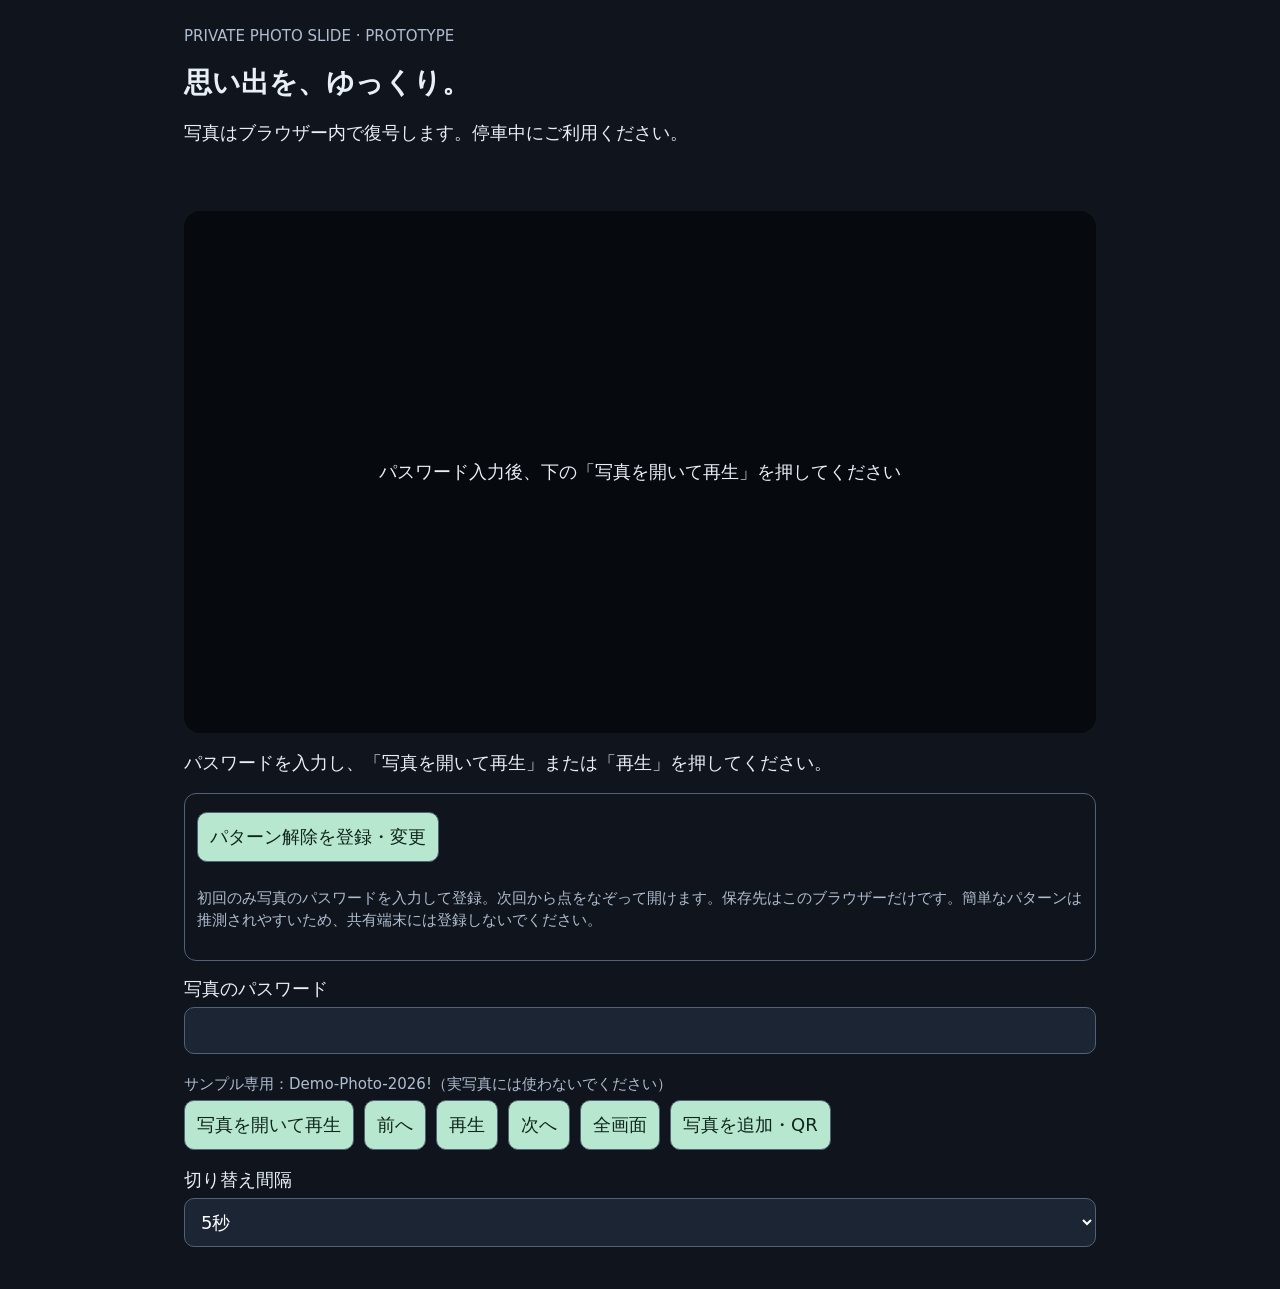
<file: index.html>
<!doctype html><html lang="ja"><meta charset="utf-8"><meta name="viewport" content="width=device-width,initial-scale=1"><link rel="stylesheet" href="style.css?v=4"><title>Private Photo Slide</title><header><small>PRIVATE PHOTO SLIDE · PROTOTYPE</small><h1>思い出を、ゆっくり。</h1><p>写真はブラウザー内で復号します。停車中にご利用ください。</p></header><main><section id="stage"><span>パスワード入力後、下の「写真を開いて再生」を押してください</span></section><p id="status" role="status" aria-live="polite"></p><section id="patternOptions"><button id="patternSetup">パターン解除を登録・変更</button><button id="patternLock" hidden>ロックする</button><button id="patternForget" hidden>このブラウザーの登録を解除</button><p><small>初回のみ写真のパスワードを入力して登録。次回から点をなぞって開けます。保存先はこのブラウザーだけです。簡単なパターンは推測されやすいため、共有端末には登録しないでください。</small></p></section><label>写真のパスワード<input id="password" type="password" autocomplete="off"></label><small>サンプル専用：Demo-Photo-2026!（実写真には使わないでください）</small><nav><button id="unlock">写真を開いて再生</button><button id="prev">前へ</button><button id="play">再生</button><button id="next">次へ</button><button id="full">全画面</button><button id="add">写真を追加・QR</button></nav><label>切り替え間隔<select id="interval"><option value="5">5秒</option><option value="10">10秒</option><option value="20">20秒</option></select></label><section id="share" hidden><div id="qr"></div><a id="uploadLink">スマホ用アップロードページ</a><p>同じアルバム用パスワードで追加してください。</p></section></main><section id="patternModal" role="dialog" aria-modal="true" aria-labelledby="patternTitle" hidden><div class="patternCard"><h2 id="patternTitle">パターンで写真を開く</h2><p id="patternMessage" role="status" aria-live="polite"></p><svg id="patternPad" viewBox="0 0 320 320" tabindex="0" role="img" aria-label="9個の点を6個以上、一筆でなぞってください"><polyline id="patternLine" points=""/></svg><p><small>途中の点も線が通ると選ばれます。各点は1回だけ使えます。</small></p><button id="patternFallback">パスワードで開く</button></div></section><script src="vendor/qrcode.js"></script><script type="module">import('./player.js?v=4').catch(function(e){document.getElementById('status').textContent='再生機能の読み込みに失敗しました。ページを再読み込みしてください。 '+e.message;});</script><script nomodule>document.getElementById('status').textContent='このブラウザーは再生に必要なJavaScript機能に対応していません。';</script></html>
</file>
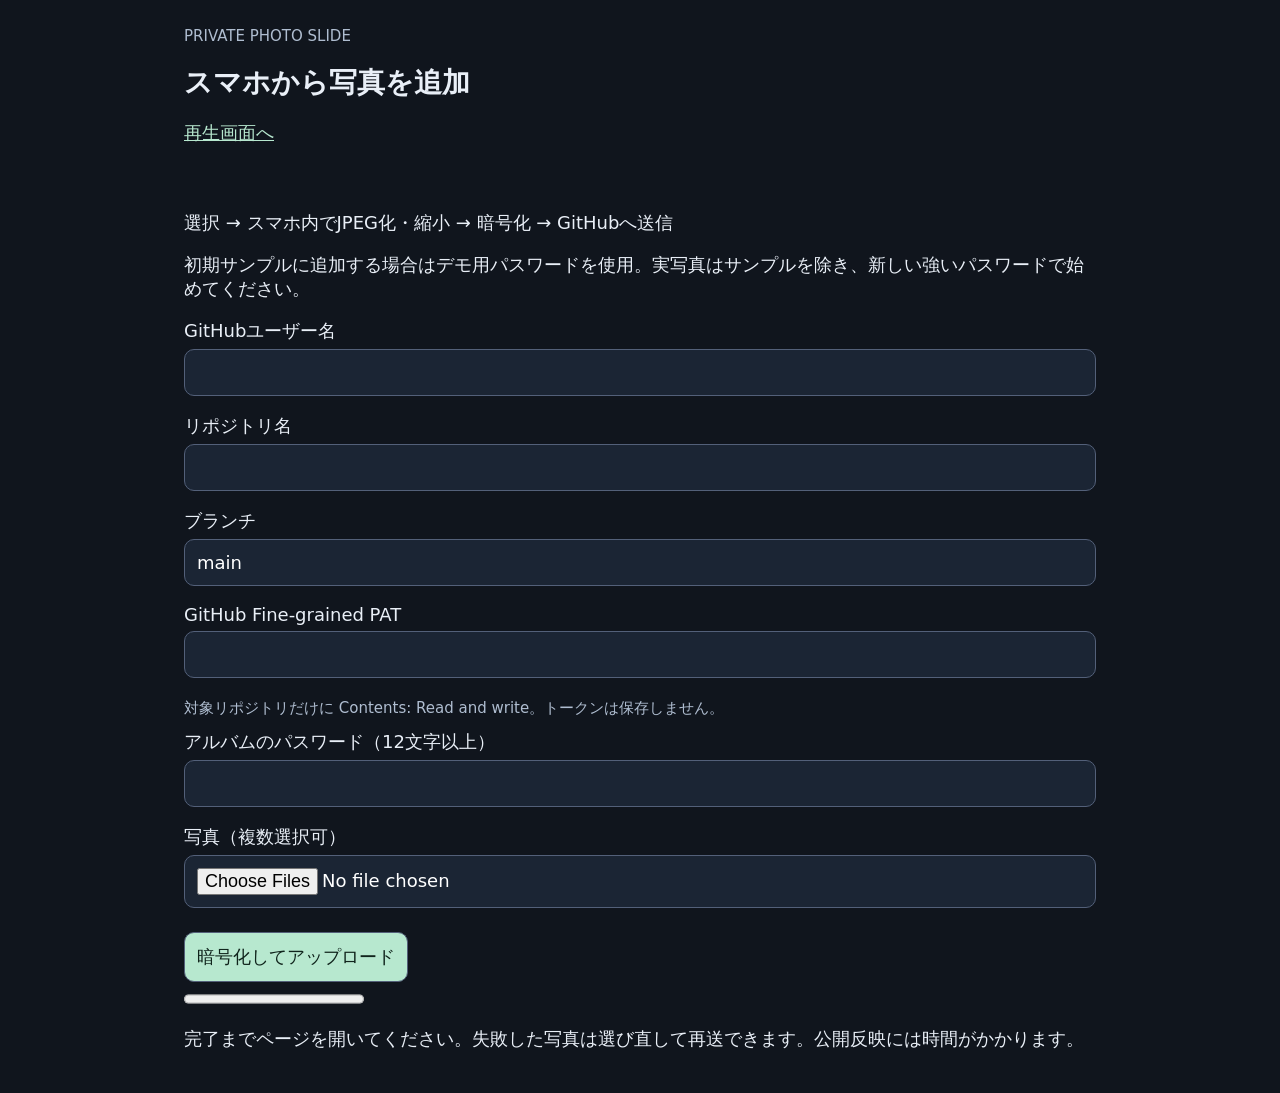
<file: upload.html>
<!doctype html><html lang="ja"><meta charset="utf-8"><meta name="viewport" content="width=device-width,initial-scale=1"><link rel="stylesheet" href="style.css"><title>写真を追加</title><header><small>PRIVATE PHOTO SLIDE</small><h1>スマホから写真を追加</h1><a href="index.html">再生画面へ</a></header><main><p>選択 → スマホ内でJPEG化・縮小 → 暗号化 → GitHubへ送信</p><p>初期サンプルに追加する場合はデモ用パスワードを使用。実写真はサンプルを除き、新しい強いパスワードで始めてください。</p><form id="form"><label>GitHubユーザー名<input id="owner" required pattern="[A-Za-z0-9-]+"></label><label>リポジトリ名<input id="repo" required pattern="[A-Za-z0-9_.-]+"></label><label>ブランチ<input id="branch" value="main" required></label><label>GitHub Fine-grained PAT<input id="token" type="password" required autocomplete="off"></label><small>対象リポジトリだけに Contents: Read and write。トークンは保存しません。</small><label>アルバムのパスワード（12文字以上）<input id="password" type="password" minlength="12" required autocomplete="off"></label><label>写真（複数選択可）<input id="files" type="file" accept="image/*" multiple required></label><button id="send" type="submit">暗号化してアップロード</button></form><progress id="progress" value="0" max="1"></progress><pre id="status" role="status" aria-live="polite"></pre><p>完了までページを開いてください。失敗した写真は選び直して再送できます。公開反映には時間がかかります。</p></main><script type="module" src="upload.js?v=3"></script></html>
</file>
<file: style.css>
*{box-sizing:border-box}body{margin:0;background:#10151d;color:#e9eff7;font:18px system-ui,sans-serif}header,main{max-width:960px;margin:auto;padding:24px}h1{font-size:28px}input,button,select{font:inherit;border-radius:10px;padding:12px;margin:6px 0;border:1px solid #536079}input,select{background:#1b2534;color:white;width:100%}button{background:#b7e8cf;color:#10241c;cursor:pointer}button:disabled{opacity:.4}label{display:block;margin:12px 0}small{color:#afbdd0}nav{display:flex;gap:10px;flex-wrap:wrap}#stage{height:58vh;display:flex;align-items:center;justify-content:center;background:#06090e;border-radius:16px}#stage img{width:100%;height:100%;object-fit:contain}a{color:#b7e8cf}#qr{background:white;color:black;width:fit-content;padding:12px}#qr img{max-width:100%}pre{white-space:pre-wrap;overflow-wrap:anywhere}details{margin:20px 0}
[hidden]{display:none!important}
#patternModal{position:fixed;inset:0;z-index:1000;background:#080d16f5;display:flex;align-items:center;justify-content:center;overflow:auto;padding:12px}
.patternCard{width:min(100%,420px);max-height:100%;overflow:auto;text-align:center;background:#172130;border:1px solid #536079;border-radius:20px;padding:20px}
.patternCard h2{font-size:24px;margin:0 0 12px}
#patternPad{width:min(100%,320px);display:block;margin:auto;background:#0c1320;border-radius:16px;touch-action:none;user-select:none;-webkit-user-select:none;aspect-ratio:1}
#patternPad circle{fill:#7e91ab;stroke:#c8d6e8;stroke-width:2}
#patternPad circle.selected{fill:#b7e8cf;stroke:#b7e8cf;stroke-width:8}
#patternLine{fill:none;stroke:#b7e8cf;stroke-width:8;stroke-linecap:round;stroke-linejoin:round;pointer-events:none}
#patternMessage{min-height:3em}
#patternOptions{margin:16px 0;padding:12px;border:1px solid #536079;border-radius:12px}
@media(max-height:600px) and (min-width:600px){.patternCard{width:600px;display:grid;grid-template-columns:1fr 280px;gap:6px 16px;align-items:center}.patternCard #patternPad{grid-column:2;grid-row:1/6;max-height:75vh}}
</file>
